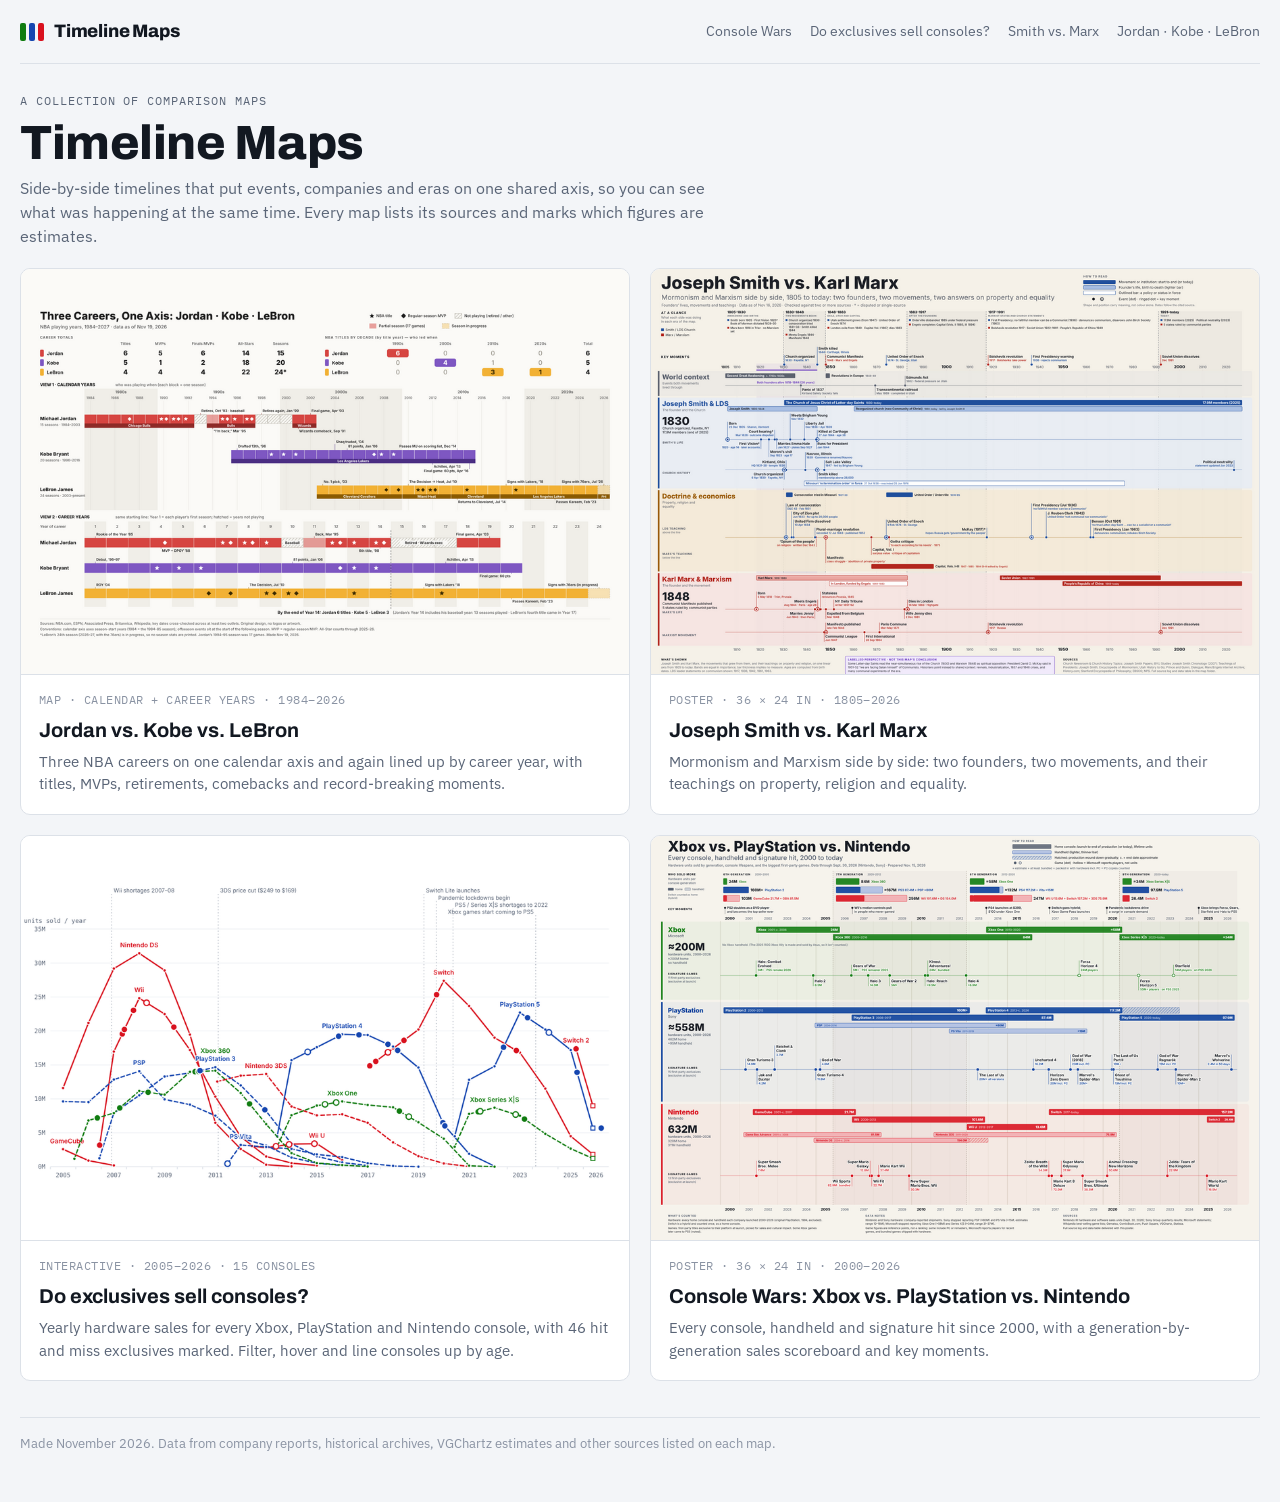
<file: index.html>
<!doctype html>
<html lang="en">
<head>
<meta charset="utf-8">
<meta name="viewport" content="width=device-width, initial-scale=1, viewport-fit=cover">
<title>Timeline Maps</title>
<meta name="description" content="Side-by-side timeline maps comparing events, companies and eras.">
<link rel="stylesheet" href="https://fonts.googleapis.com/css2?family=Archivo:wght@500;700;800&family=IBM+Plex+Sans:wght@400;500;600&family=IBM+Plex+Mono:wght@400;500&display=swap">
<link rel="stylesheet" href="assets/site.css">
<style>
.maps { display: grid; grid-template-columns: repeat(auto-fill, minmax(min(100%, 520px), 1fr)); gap: 20px }
.card { display: grid; text-decoration: none; overflow: hidden }
.card img { display: block; width: 100%; height: auto; aspect-ratio: 3 / 2; object-fit: cover; border-bottom: 1px solid var(--rule); background: var(--grid) }
.card .body { padding: 16px 18px 18px; display: grid; gap: 6px }
.card h2 { margin: 0 }
.card p { margin: 0; color: var(--muted) }
.card .meta { font-family: var(--mono); font-size: 12px; color: var(--faint); letter-spacing: .04em }
.card:hover h2 { text-decoration: underline; text-underline-offset: 3px }
</style>
</head>
<body>
<header class="topbar">
  <a class="brand" href="./"><i aria-hidden="true"><b style="background:var(--xbox)"></b><b style="background:var(--ps)"></b><b style="background:var(--nin)"></b></i>Timeline Maps</a>
  <nav aria-label="Maps"><a href="console-wars/">Console Wars</a><a href="do-exclusives-sell-consoles/">Do exclusives sell consoles?</a><a href="marxism-mormonism/">Smith vs. Marx</a><a href="nba-career-comparison/">Jordan · Kobe · LeBron</a></nav>
</header>
<main class="wrap">
  <header style="display:grid;gap:8px">
    <div class="eyebrow">A collection of comparison maps</div>
    <h1>Timeline Maps</h1>
    <p class="lede">Side-by-side timelines that put events, companies and eras on one shared axis, so you can see what was happening at the same time. Every map lists its sources and marks which figures are estimates.</p>
  </header>
  <section class="maps" aria-label="All maps">
    <a class="panel card" href="nba-career-comparison/">
      <img src="assets/thumb-nba-career-comparison.png" alt="Timeline of the NBA careers of Michael Jordan, Kobe Bryant and LeBron James on a calendar axis and by career year" width="900" height="600">
      <div class="body">
        <div class="meta">MAP · CALENDAR + CAREER YEARS · 1984–2026</div>
        <h2>Jordan vs. Kobe vs. LeBron</h2>
        <p>Three NBA careers on one calendar axis and again lined up by career year, with titles, MVPs, retirements, comebacks and record-breaking moments.</p>
      </div>
    </a>
    <a class="panel card" href="marxism-mormonism/">
      <img src="assets/thumb-marxism-mormonism.png" alt="Poster comparing Joseph Smith and the LDS Church with Karl Marx and Marxism from 1805 to today" width="900" height="600">
      <div class="body">
        <div class="meta">POSTER · 36 × 24 IN · 1805–2026</div>
        <h2>Joseph Smith vs. Karl Marx</h2>
        <p>Mormonism and Marxism side by side: two founders, two movements, and their teachings on property, religion and equality.</p>
      </div>
    </a>
    <a class="panel card" href="do-exclusives-sell-consoles/">
      <img src="assets/thumb-exclusives.png" alt="Line chart of yearly console sales from 2005 to 2026 with game releases marked" width="900" height="600">
      <div class="body">
        <div class="meta">INTERACTIVE · 2005–2026 · 15 CONSOLES</div>
        <h2>Do exclusives sell consoles?</h2>
        <p>Yearly hardware sales for every Xbox, PlayStation and Nintendo console, with 46 hit and miss exclusives marked. Filter, hover and line consoles up by age.</p>
      </div>
    </a>
    <a class="panel card" href="console-wars/">
      <img src="assets/thumb-console-wars.png" alt="Poster comparing Xbox, PlayStation and Nintendo consoles and games from 2000 to 2026" width="900" height="600">
      <div class="body">
        <div class="meta">POSTER · 36 × 24 IN · 2000–2026</div>
        <h2>Console Wars: Xbox vs. PlayStation vs. Nintendo</h2>
        <p>Every console, handheld and signature hit since 2000, with a generation-by-generation sales scoreboard and key moments.</p>
      </div>
    </a>
  </section>
</main>
<footer class="site">Made November 2026. Data from company reports, historical archives, VGChartz estimates and other sources listed on each map.</footer>
</body>
</html>
</file>
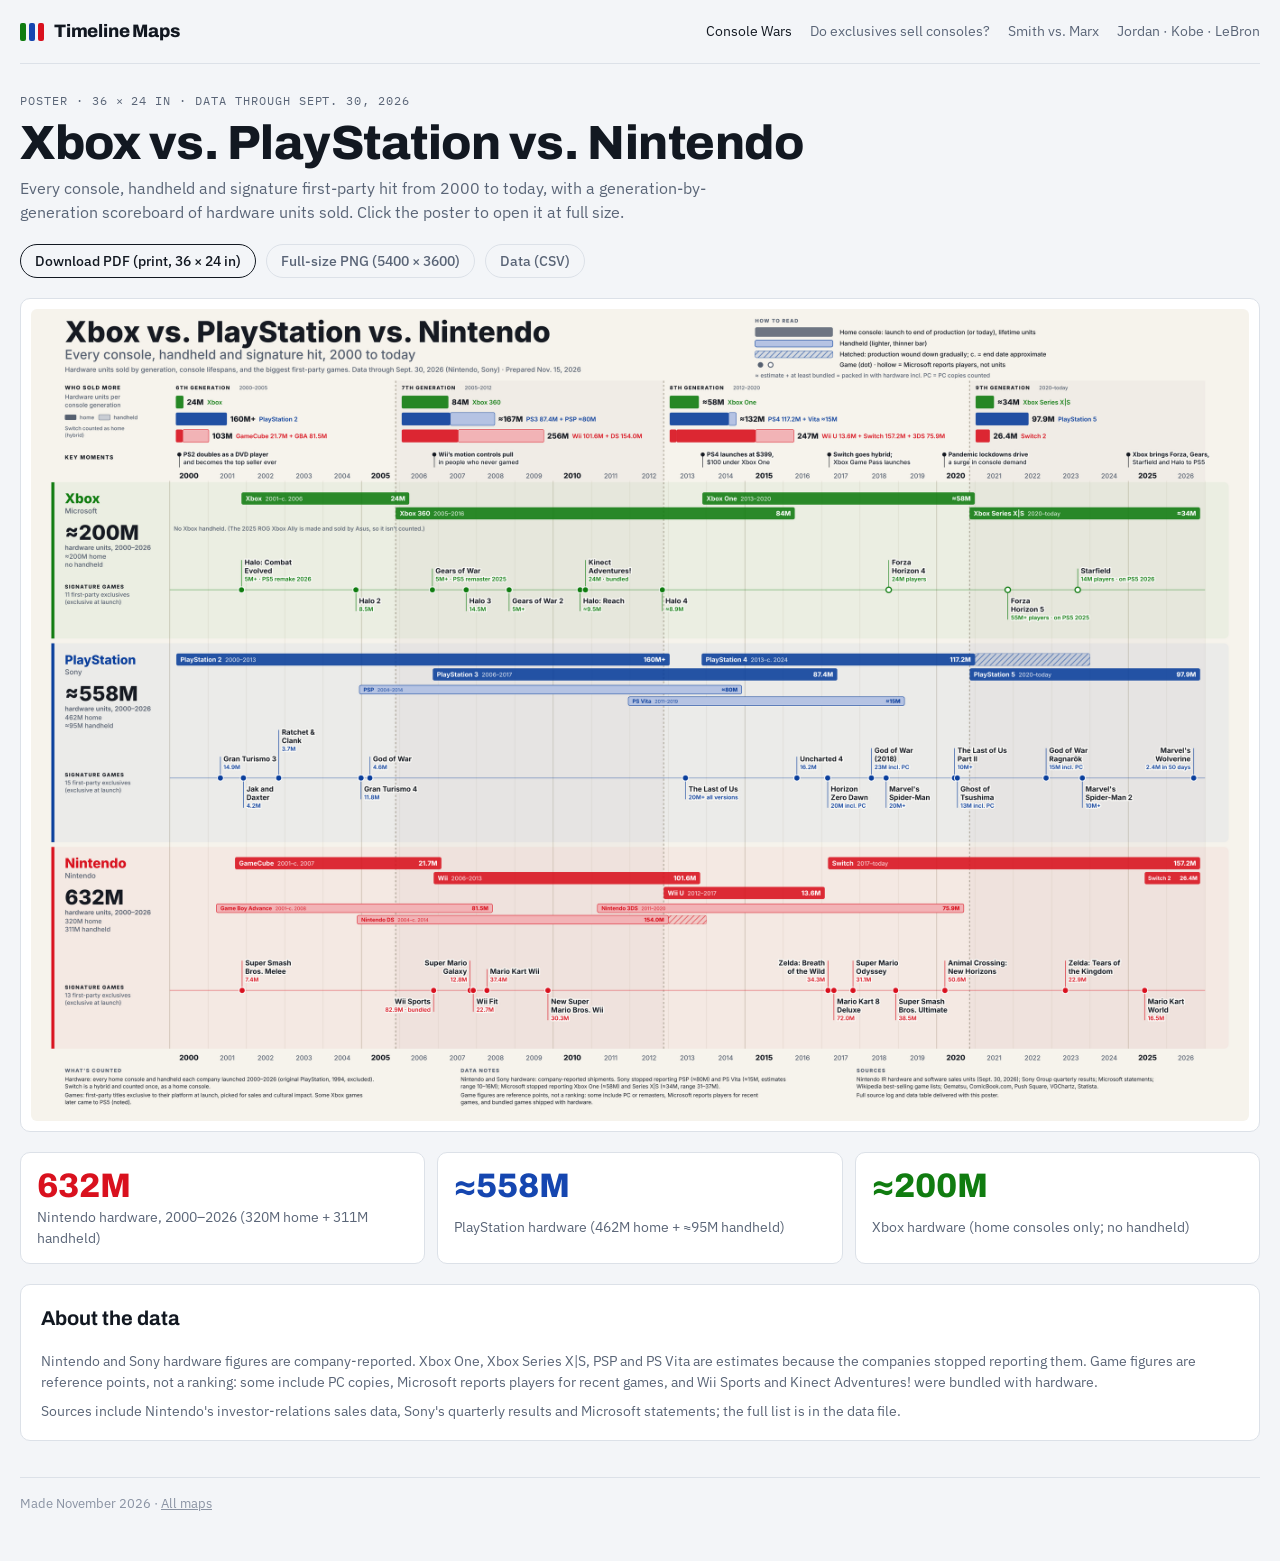
<file: console-wars/index.html>
<!doctype html>
<html lang="en">
<head>
<meta charset="utf-8">
<meta name="viewport" content="width=device-width, initial-scale=1, viewport-fit=cover">
<title>Console Wars Poster</title>
<meta name="description" content="Xbox vs. PlayStation vs. Nintendo: every console, handheld and signature hit from 2000 to 2026.">
<link rel="stylesheet" href="https://fonts.googleapis.com/css2?family=Archivo:wght@500;700;800&family=IBM+Plex+Sans:wght@400;500;600&family=IBM+Plex+Mono:wght@400;500&display=swap">
<link rel="stylesheet" href="../assets/site.css">
<style>
.poster { padding: 10px; overflow-x: auto }
.poster a { display: block; min-width: 900px }
.poster img { display: block; width: 100%; height: auto; border-radius: 6px }
.actions { display: flex; flex-wrap: wrap; gap: 10px }
.facts { display: grid; grid-template-columns: repeat(auto-fit, minmax(min(100%, 240px), 1fr)); gap: 12px }
.fact { padding: 14px 16px; display: grid; gap: 2px }
.fact .n { font-family: var(--display); font-weight: 800; font-size: 34px; line-height: 1.1; font-variant-numeric: tabular-nums }
.fact .l { color: var(--muted); font-size: 14px }
.notes { padding: 18px 20px; color: var(--muted); font-size: 14px; display: grid; gap: 8px }
.notes p { margin: 0 }
</style>
</head>
<body>
<header class="topbar">
  <a class="brand" href="../"><i aria-hidden="true"><b style="background:var(--xbox)"></b><b style="background:var(--ps)"></b><b style="background:var(--nin)"></b></i>Timeline Maps</a>
  <nav aria-label="Maps"><a href="./" aria-current="page">Console Wars</a><a href="../do-exclusives-sell-consoles/">Do exclusives sell consoles?</a><a href="../marxism-mormonism/">Smith vs. Marx</a><a href="../nba-career-comparison/">Jordan · Kobe · LeBron</a></nav>
</header>
<main class="wrap">
  <header style="display:grid;gap:8px">
    <div class="eyebrow">Poster · 36 × 24 in · data through Sept. 30, 2026</div>
    <h1>Xbox vs. PlayStation vs. Nintendo</h1>
    <p class="lede">Every console, handheld and signature first-party hit from 2000 to today, with a generation-by-generation scoreboard of hardware units sold. Click the poster to open it at full size.</p>
  </header>
  <div class="actions">
    <a class="btn" href="console-wars-2000-2026_v2.pdf">Download PDF (print, 36 × 24 in)</a>
    <a class="btn quiet" href="console-wars-2000-2026_v2.png">Full-size PNG (5400 × 3600)</a>
    <a class="btn quiet" href="console-wars-data_v2.csv">Data (CSV)</a>
  </div>
  <div class="panel poster"><a href="console-wars-2000-2026_v2.png"><img src="poster-web.png" alt="Console Wars poster: three bands for Xbox, PlayStation and Nintendo showing console lifespans, units sold, handhelds and signature games from 2000 to 2026, with a generation scoreboard at the top" width="2700" height="1800"></a></div>
  <section class="facts" aria-label="Lifetime hardware totals">
    <div class="panel fact"><span class="n" style="color:var(--nin)">632M</span><span class="l">Nintendo hardware, 2000–2026 (320M home + 311M handheld)</span></div>
    <div class="panel fact"><span class="n" style="color:var(--ps)">≈558M</span><span class="l">PlayStation hardware (462M home + ≈95M handheld)</span></div>
    <div class="panel fact"><span class="n" style="color:var(--xbox)">≈200M</span><span class="l">Xbox hardware (home consoles only; no handheld)</span></div>
  </section>
  <section class="panel notes">
    <h2 style="color:var(--ink)">About the data</h2>
    <p>Nintendo and Sony hardware figures are company-reported. Xbox One, Xbox Series X|S, PSP and PS Vita are estimates because the companies stopped reporting them. Game figures are reference points, not a ranking: some include PC copies, Microsoft reports players for recent games, and Wii Sports and Kinect Adventures! were bundled with hardware.</p>
    <p>Sources include Nintendo's investor-relations sales data, Sony's quarterly results and Microsoft statements; the full list is in the data file.</p>
  </section>
</main>
<footer class="site">Made November 2026 · <a href="../">All maps</a></footer>
</body>
</html>
</file>
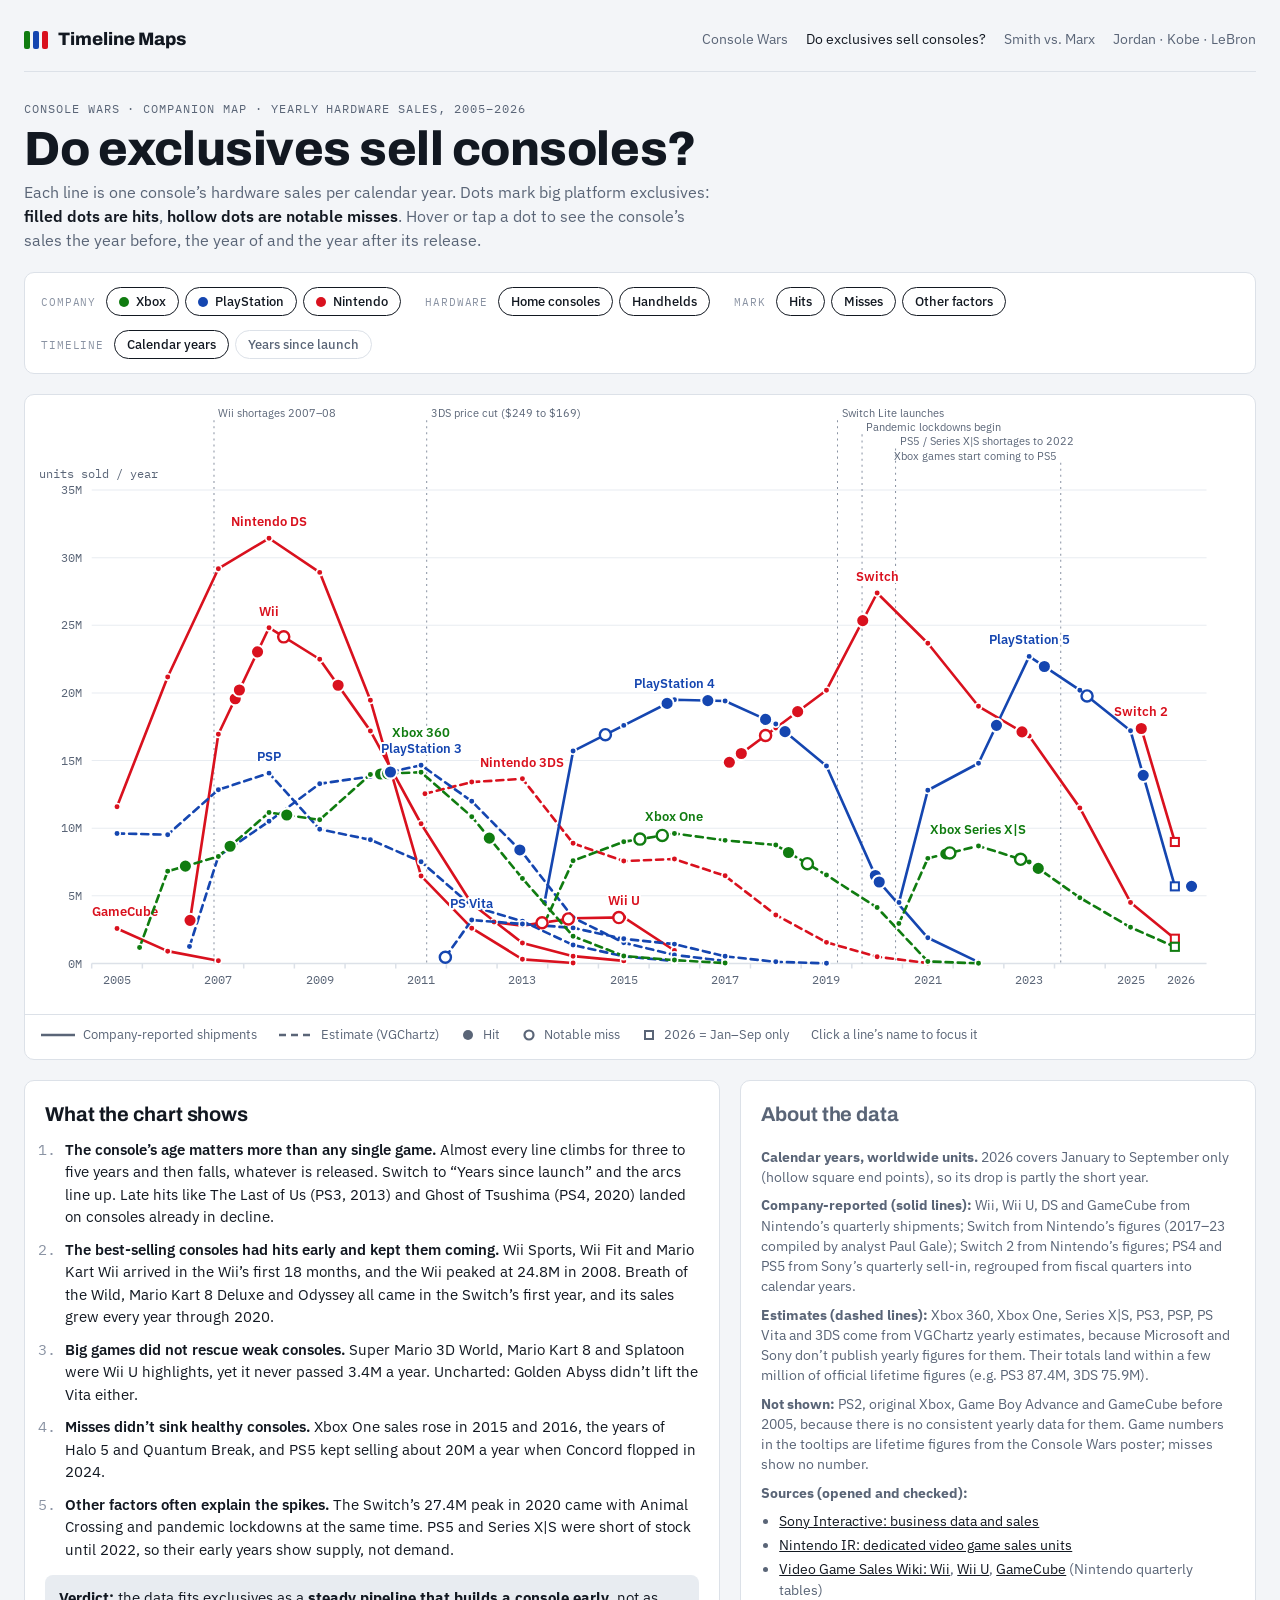
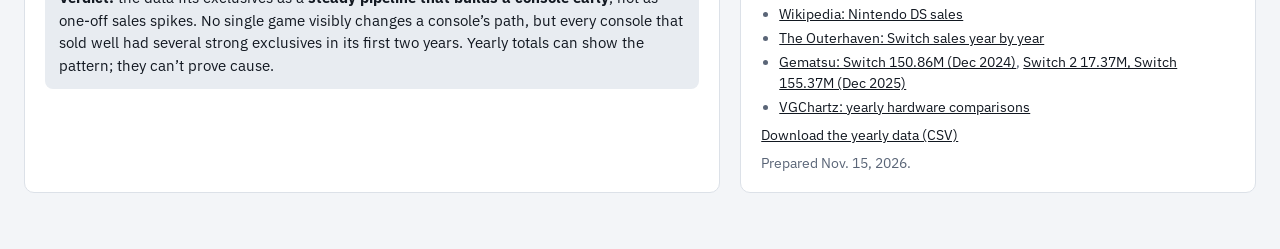
<file: do-exclusives-sell-consoles/index.html>
<!doctype html>
<html lang="en">
<head>
<meta charset="utf-8">
<meta name="viewport" content="width=device-width, initial-scale=1, viewport-fit=cover">
<title>Do Exclusives Sell Consoles?</title>
<meta name="description" content="Yearly hardware sales for every Xbox, PlayStation and Nintendo console, 2005–2026, with hit and miss exclusives marked.">
<link rel="preconnect" href="https://fonts.googleapis.com">
<link rel="stylesheet" href="https://fonts.googleapis.com/css2?family=Archivo:wght@500;700;800&family=IBM+Plex+Sans:wght@400;500;600&family=IBM+Plex+Mono:wght@400;500&display=swap">
<style>
/* Layout: one wide chart panel, controls above, findings + notes below in two columns */
:root {
  --bg: #F3F5F8; --panel: #FFFFFF; --ink: #121821; --muted: #5A6577; --faint: #8A93A3;
  --rule: #DCE1E8; --grid: #E8ECF1; --accent: #2B3A55;
  --xbox: #107C10; --ps: #1546B0; --nin: #D9111E;
  --xbox-soft: rgba(16,124,16,.12); --ps-soft: rgba(21,70,176,.12); --nin-soft: rgba(217,17,30,.12);
  --tip: #121821; --tip-ink: #F3F5F8;
  --display: "Archivo", "Helvetica Neue", Arial, sans-serif;
  --body: "IBM Plex Sans", "Helvetica Neue", Arial, sans-serif;
  --mono: "IBM Plex Mono", ui-monospace, Menlo, monospace;
}
@media (prefers-color-scheme: dark) { :root:not([data-theme="light"]) {
  --bg: #0E1219; --panel: #161C26; --ink: #E9EDF3; --muted: #A2ACBB; --faint: #6F7A8B;
  --rule: #2A3341; --grid: #212936; --accent: #C9D4E6;
  --xbox: #3FB83F; --ps: #6B98FF; --nin: #FF5A64;
  --xbox-soft: rgba(63,184,63,.16); --ps-soft: rgba(107,152,255,.16); --nin-soft: rgba(255,90,100,.16);
  --tip: #E9EDF3; --tip-ink: #121821; color-scheme: dark } }
:root[data-theme="dark"] {
  --bg: #0E1219; --panel: #161C26; --ink: #E9EDF3; --muted: #A2ACBB; --faint: #6F7A8B;
  --rule: #2A3341; --grid: #212936; --accent: #C9D4E6;
  --xbox: #3FB83F; --ps: #6B98FF; --nin: #FF5A64;
  --xbox-soft: rgba(63,184,63,.16); --ps-soft: rgba(107,152,255,.16); --nin-soft: rgba(255,90,100,.16);
  --tip: #E9EDF3; --tip-ink: #121821; color-scheme: dark }
* { box-sizing: border-box }
body { background: var(--bg); color: var(--ink); font-family: var(--body); font-size: 15px; line-height: 1.5;
  padding-left: max(16px, env(safe-area-inset-left, 0px)); padding-right: max(16px, env(safe-area-inset-right, 0px)); padding-block: 28px 48px }
.wrap { max-width: 1240px; margin: 0 auto; display: grid; gap: 20px }
header { display: grid; gap: 6px }
.eyebrow { font-family: var(--mono); font-size: 12px; letter-spacing: .08em; text-transform: uppercase; color: var(--muted) }
h1 { font-family: var(--display); font-weight: 800; font-size: clamp(30px, 5vw, 48px); line-height: 1.05; margin: 0; letter-spacing: -.01em; text-wrap: balance }
.lede { color: var(--muted); max-width: 70ch; margin: 0; font-size: 16px }
.lede b { color: var(--ink); font-weight: 600 }
.panel { background: var(--panel); border: 1px solid var(--rule); border-radius: 10px }
.controls { display: flex; flex-wrap: wrap; gap: 14px 24px; align-items: center; padding: 14px 16px }
.group { display: flex; flex-wrap: wrap; gap: 6px; align-items: center }
.group > span { font-family: var(--mono); font-size: 11px; letter-spacing: .08em; text-transform: uppercase; color: var(--faint); margin-right: 4px }
button.chip { font: 500 13px var(--body); color: var(--muted); background: transparent; border: 1px solid var(--rule); border-radius: 999px; padding: 5px 12px; cursor: pointer; display: inline-flex; align-items: center; gap: 7px }
button.chip[aria-pressed="true"] { color: var(--ink); border-color: var(--ink) }
button.chip:focus-visible { outline: 2px solid var(--accent); outline-offset: 2px }
button.chip .sw { width: 10px; height: 10px; border-radius: 50% }
button.chip[aria-pressed="false"] .sw { opacity: .3 }
.chartbox { padding: 8px 8px 4px; position: relative }
.scroll { overflow-x: auto }
svg#chart { display: block; width: 100%; min-width: 760px; height: auto; font-family: var(--body) }
.axis text { fill: var(--muted); font-size: 12px; font-family: var(--mono) }
.gridline { stroke: var(--grid); stroke-width: 1 }
.zero { stroke: var(--rule); stroke-width: 1.5 }
.series path { fill: none; stroke-width: 2.6; stroke-linejoin: round; stroke-linecap: round; transition: opacity .15s }
.series.est path { stroke-dasharray: 7 5 }
.series .pt { stroke: var(--panel); stroke-width: 1.5 }
.series .pt.partial { fill: var(--panel) !important; stroke-width: 2 }
.series text.lbl { font-size: 12.5px; font-weight: 600; paint-order: stroke; stroke: var(--panel); stroke-width: 4px; stroke-linejoin: round }
.dim { opacity: .12 }
.game { cursor: pointer }
.game .hit { stroke: var(--panel); stroke-width: 2 }
.game .miss { fill: var(--panel); stroke-width: 2.4 }
.game:focus-visible { outline: none }
.game:focus-visible .hit, .game:focus-visible .miss { stroke: var(--ink); stroke-width: 3 }
.ctx line { stroke: var(--faint); stroke-width: 1; stroke-dasharray: 2 4 }
.ctx text { fill: var(--muted); font-size: 11px; font-family: var(--body) }
.tip { position: absolute; pointer-events: none; background: var(--panel); color: var(--ink); border: 1px solid var(--rule); border-radius: 8px; padding: 10px 12px; font-size: 13px; line-height: 1.4; max-width: 280px; box-shadow: 0 6px 20px rgba(0,0,0,.18); z-index: 5 }
.tip .t { font-weight: 600; font-size: 14px }
.tip .m { font-family: var(--mono); font-size: 11.5px; opacity: .75 }
.tip .bars { display: grid; grid-template-columns: repeat(3, 1fr); gap: 6px; margin-top: 8px; align-items: end }
.tip .bar { display: grid; gap: 2px; justify-items: center; font-family: var(--mono); font-size: 11px }
.tip .bar i { display: block; width: 100%; border-radius: 3px 3px 0 0; background: currentColor; opacity: .55 }
.tip .bar.on i { opacity: 1 }
.legend { display: flex; flex-wrap: wrap; gap: 8px 22px; padding: 10px 16px 14px; border-top: 1px solid var(--rule); font-size: 13px; color: var(--muted) }
.legend span { display: inline-flex; align-items: center; gap: 8px }
.cols { display: grid; grid-template-columns: 1.35fr 1fr; gap: 20px }
@media (max-width: 860px) { .cols { grid-template-columns: 1fr } }
.cols > * { min-width: 0 }
section.panel { padding: 18px 20px }
h2 { font-family: var(--display); font-weight: 700; font-size: 20px; margin: 0 0 10px; letter-spacing: -.005em }
ol.find { margin: 0; padding-left: 20px; display: grid; gap: 10px }
ol.find li::marker { font-family: var(--mono); color: var(--faint) }
ol.find b { font-weight: 600 }
.verdict { margin-top: 14px; padding: 12px 14px; border-radius: 8px; background: var(--grid); font-size: 15px }
.notes { font-size: 13.5px; color: var(--muted); display: grid; gap: 8px }
.notes p { margin: 0 }
.notes a { color: var(--ink) }
.notes ul { margin: 0; padding-left: 18px; display: grid; gap: 4px }
.num { font-variant-numeric: tabular-nums }
@media (prefers-reduced-motion: reduce) { * { transition: none !important } }
</style>
<style>
.topbar { max-width: 1240px; margin: 0 auto 28px; display: flex; align-items: center; justify-content: space-between; gap: 16px; padding-block: 18px; border-bottom: 1px solid var(--rule) }
.brand { font-family: var(--display); font-weight: 800; font-size: 18px; text-decoration: none; color: var(--ink); display: inline-flex; align-items: center; gap: 10px }
.brand i { display: inline-flex; gap: 3px } .brand i b { width: 6px; height: 18px; border-radius: 2px; display: block }
.topbar nav { display: flex; gap: 18px; font-size: 14px; flex-wrap: wrap } .topbar nav a { text-decoration: none; color: var(--muted) }
.topbar nav a[aria-current="page"], .topbar nav a:hover { color: var(--ink) }
body { padding-top: 0 !important }
.dl { margin-top: 4px } .dl a { color: var(--ink) }
</style>
</head>
<body>
<header class="topbar">
  <a class="brand" href="../"><i aria-hidden="true"><b style="background:var(--xbox)"></b><b style="background:var(--ps)"></b><b style="background:var(--nin)"></b></i>Timeline Maps</a>
  <nav aria-label="Maps"><a href="../console-wars/">Console Wars</a><a href="./" aria-current="page">Do exclusives sell consoles?</a><a href="../marxism-mormonism/">Smith vs. Marx</a><a href="../nba-career-comparison/">Jordan · Kobe · LeBron</a></nav>
</header>
<div class="wrap">
  <header>
    <div class="eyebrow">Console Wars · companion map · yearly hardware sales, 2005–2026</div>
    <h1>Do exclusives sell consoles?</h1>
    <p class="lede">Each line is one console’s hardware sales per calendar year. Dots mark big platform exclusives: <b>filled dots are hits</b>, <b>hollow dots are notable misses</b>. Hover or tap a dot to see the console’s sales the year before, the year of and the year after its release.</p>
  </header>

  <div class="panel controls" role="group" aria-label="Chart filters">
    <div class="group"><span>Company</span>
      <button class="chip" id="f-xbox" data-co="Xbox" aria-pressed="true"><i class="sw" style="background:var(--xbox)"></i>Xbox</button>
      <button class="chip" id="f-ps" data-co="PlayStation" aria-pressed="true"><i class="sw" style="background:var(--ps)"></i>PlayStation</button>
      <button class="chip" id="f-nin" data-co="Nintendo" aria-pressed="true"><i class="sw" style="background:var(--nin)"></i>Nintendo</button>
    </div>
    <div class="group"><span>Hardware</span>
      <button class="chip" id="f-home" data-type="home" aria-pressed="true">Home consoles</button>
      <button class="chip" id="f-hand" data-type="hand" aria-pressed="true">Handhelds</button>
    </div>
    <div class="group"><span>Mark</span>
      <button class="chip" id="f-hit" data-kind="hit" aria-pressed="true">Hits</button>
      <button class="chip" id="f-miss" data-kind="miss" aria-pressed="true">Misses</button>
      <button class="chip" id="f-ctx" aria-pressed="true">Other factors</button>
    </div>
    <div class="group"><span>Timeline</span>
      <button class="chip" id="v-cal" data-view="cal" aria-pressed="true">Calendar years</button>
      <button class="chip" id="v-age" data-view="age" aria-pressed="false">Years since launch</button>
    </div>
  </div>

  <div class="panel">
    <div class="chartbox">
      <div class="scroll"><svg id="chart" viewBox="0 0 1200 600" role="img" aria-label="Yearly hardware sales by console with exclusive game releases marked"></svg></div>
      <div class="tip" id="tip" hidden></div>
    </div>
    <div class="legend">
      <span><svg width="34" height="10"><line x1="0" y1="5" x2="34" y2="5" stroke="currentColor" stroke-width="2.6"/></svg>Company-reported shipments</span>
      <span><svg width="34" height="10"><line x1="0" y1="5" x2="34" y2="5" stroke="currentColor" stroke-width="2.6" stroke-dasharray="7 5"/></svg>Estimate (VGChartz)</span>
      <span><svg width="14" height="14"><circle cx="7" cy="7" r="5" fill="currentColor"/></svg>Hit</span>
      <span><svg width="14" height="14"><circle cx="7" cy="7" r="4.5" fill="none" stroke="currentColor" stroke-width="2.2"/></svg>Notable miss</span>
      <span><svg width="14" height="14"><rect x="3" y="3" width="8" height="8" fill="none" stroke="currentColor" stroke-width="2"/></svg>2026 = Jan–Sep only</span>
      <span>Click a line’s name to focus it</span>
    </div>
  </div>

  <div class="cols">
    <section class="panel">
      <h2>What the chart shows</h2>
      <ol class="find">
        <li><b>The console’s age matters more than any single game.</b> Almost every line climbs for three to five years and then falls, whatever is released. Switch to “Years since launch” and the arcs line up. Late hits like The Last of Us (PS3, 2013) and Ghost of Tsushima (PS4, 2020) landed on consoles already in decline.</li>
        <li><b>The best-selling consoles had hits early and kept them coming.</b> Wii Sports, Wii Fit and Mario Kart Wii arrived in the Wii’s first 18 months, and the Wii peaked at 24.8M in 2008. Breath of the Wild, Mario Kart 8 Deluxe and Odyssey all came in the Switch’s first year, and its sales grew every year through 2020.</li>
        <li><b>Big games did not rescue weak consoles.</b> Super Mario 3D World, Mario Kart 8 and Splatoon were Wii U highlights, yet it never passed 3.4M a year. Uncharted: Golden Abyss didn’t lift the Vita either.</li>
        <li><b>Misses didn’t sink healthy consoles.</b> Xbox One sales rose in 2015 and 2016, the years of Halo 5 and Quantum Break, and PS5 kept selling about 20M a year when Concord flopped in 2024.</li>
        <li><b>Other factors often explain the spikes.</b> The Switch’s 27.4M peak in 2020 came with Animal Crossing and pandemic lockdowns at the same time. PS5 and Series X|S were short of stock until 2022, so their early years show supply, not demand.</li>
      </ol>
      <p class="verdict"><b>Verdict:</b> the data fits exclusives as a <b>steady pipeline that builds a console early</b>, not as one-off sales spikes. No single game visibly changes a console’s path, but every console that sold well had several strong exclusives in its first two years. Yearly totals can show the pattern; they can’t prove cause.</p>
    </section>
    <section class="panel notes">
      <h2>About the data</h2>
      <p><b>Calendar years, worldwide units.</b> 2026 covers January to September only (hollow square end points), so its drop is partly the short year.</p>
      <p><b>Company-reported (solid lines):</b> Wii, Wii U, DS and GameCube from Nintendo’s quarterly shipments; Switch from Nintendo’s figures (2017–23 compiled by analyst Paul Gale); Switch 2 from Nintendo’s figures; PS4 and PS5 from Sony’s quarterly sell-in, regrouped from fiscal quarters into calendar years.</p>
      <p><b>Estimates (dashed lines):</b> Xbox 360, Xbox One, Series X|S, PS3, PSP, PS Vita and 3DS come from VGChartz yearly estimates, because Microsoft and Sony don’t publish yearly figures for them. Their totals land within a few million of official lifetime figures (e.g. PS3 87.4M, 3DS 75.9M).</p>
      <p><b>Not shown:</b> PS2, original Xbox, Game Boy Advance and GameCube before 2005, because there is no consistent yearly data for them. Game numbers in the tooltips are lifetime figures from the Console Wars poster; misses show no number.</p>
      <p><b>Sources (opened and checked):</b></p>
      <ul>
        <li><a href="https://sonyinteractive.com/en/corporate/data.html" target="_blank" rel="noopener">Sony Interactive: business data and sales</a></li>
        <li><a href="https://www.nintendo.co.jp/ir/en/finance/hard_soft/index.html" target="_blank" rel="noopener">Nintendo IR: dedicated video game sales units</a></li>
        <li><a href="https://vgsales.fandom.com/wiki/Wii" target="_blank" rel="noopener">Video Game Sales Wiki: Wii</a>, <a href="https://vgsales.fandom.com/wiki/Wii_U" target="_blank" rel="noopener">Wii U</a>, <a href="https://vgsales.fandom.com/wiki/Nintendo_GameCube" target="_blank" rel="noopener">GameCube</a> (Nintendo quarterly tables)</li>
        <li><a href="https://en.wikipedia.org/wiki/Nintendo_DS_sales" target="_blank" rel="noopener">Wikipedia: Nintendo DS sales</a></li>
        <li><a href="https://www.theouterhaven.net/nintendo-switch-sales-year-by-year-revealed" target="_blank" rel="noopener">The Outerhaven: Switch sales year by year</a></li>
        <li><a href="https://gematsu.com/2025/02/switch-worldwide-sales-top-150-86-million-super-mario-party-jamboree-tops-6-17-million" target="_blank" rel="noopener">Gematsu: Switch 150.86M (Dec 2024)</a>, <a href="https://www.gematsu.com/2026/02/switch-2-worldwide-sales-top-17-37-million-switch-tops-155-37-million" target="_blank" rel="noopener">Switch 2 17.37M, Switch 155.37M (Dec 2025)</a></li>
        <li><a href="https://www.vgchartz.com/tools/hw_date.php?reg=Global&amp;ending=Yearly" target="_blank" rel="noopener">VGChartz: yearly hardware comparisons</a></li>
      </ul>
      <p class="dl"><a href="yearly-hardware-data_v1.csv">Download the yearly data (CSV)</a></p>
      <p>Prepared Nov. 15, 2026.</p>
    </section>
  </div>
</div>

<script>
const DATA = {"series": [{"id": "wii", "name": "Wii", "co": "Nintendo", "type": "home", "launch": "2006-11-19", "data": {"2006": 3.19, "2007": 16.95, "2008": 24.82, "2009": 22.49, "2010": 17.19, "2011": 10.33, "2012": 4.41, "2013": 1.52, "2014": 0.54, "2015": 0.19}, "src": "Nintendo quarterly shipments via Video Game Sales Wiki", "official": true}, {"id": "wiiu", "name": "Wii U", "co": "Nintendo", "type": "home", "launch": "2012-11-18", "data": {"2012": 3.06, "2013": 2.8, "2014": 3.34, "2015": 3.4, "2016": 0.96}, "src": "Nintendo quarterly shipments via Video Game Sales Wiki", "official": true}, {"id": "gc", "name": "GameCube", "co": "Nintendo", "type": "home", "launch": "2001-09-14", "data": {"2005": 2.58, "2006": 0.91, "2007": 0.2}, "src": "Nintendo quarterly shipments via Video Game Sales Wiki", "official": true}, {"id": "ds", "name": "Nintendo DS", "co": "Nintendo", "type": "hand", "launch": "2004-11-21", "data": {"2005": 11.59, "2006": 21.18, "2007": 29.18, "2008": 31.43, "2009": 28.91, "2010": 19.46, "2011": 6.47, "2012": 2.61, "2013": 0.31, "2014": 0.04}, "src": "Nintendo shipments via Wikipedia (Nintendo DS sales)", "official": true}, {"id": "switch", "name": "Switch", "co": "Nintendo", "type": "home", "launch": "2017-03-03", "data": {"2017": 14.87, "2018": 17.41, "2019": 20.2, "2020": 27.39, "2021": 23.67, "2022": 19.01, "2023": 16.81, "2024": 11.5, "2025": 4.51, "2026": 1.83}, "src": "Nintendo shipments: 2017–23 compiled by Paul Gale from Nintendo reports; 2024–26 from Nintendo cumulative figures (Gematsu, Nintendo IR)", "official": true}, {"id": "switch2", "name": "Switch 2", "co": "Nintendo", "type": "home", "launch": "2025-06-05", "data": {"2025": 17.37, "2026": 8.98}, "src": "Nintendo shipments (Gematsu, Nintendo IR)", "official": true}, {"id": "3ds", "name": "Nintendo 3DS", "co": "Nintendo", "type": "hand", "launch": "2011-02-26", "data": {"2011": 12.55, "2012": 13.41, "2013": 13.65, "2014": 8.88, "2015": 7.57, "2016": 7.72, "2017": 6.48, "2018": 3.59, "2019": 1.56, "2020": 0.49, "2021": 0.03}, "src": "VGChartz yearly estimate", "official": false}, {"id": "ps4", "name": "PlayStation 4", "co": "PlayStation", "type": "home", "launch": "2013-11-15", "data": {"2013": 4.5, "2014": 15.7, "2015": 17.6, "2016": 19.5, "2017": 19.4, "2018": 17.7, "2019": 14.6, "2020": 6.2, "2021": 1.9, "2022": 0.1}, "src": "Sony Interactive quarterly sell-in, regrouped into calendar years", "official": true}, {"id": "ps5", "name": "PlayStation 5", "co": "PlayStation", "type": "home", "launch": "2020-11-12", "data": {"2020": 4.5, "2021": 12.8, "2022": 14.8, "2023": 22.7, "2024": 20.2, "2025": 17.2, "2026": 5.7}, "src": "Sony Interactive quarterly sell-in, regrouped into calendar years", "official": true}, {"id": "ps3", "name": "PlayStation 3", "co": "PlayStation", "type": "home", "launch": "2006-11-11", "data": {"2006": 1.25, "2007": 7.92, "2008": 10.51, "2009": 13.29, "2010": 13.82, "2011": 14.66, "2012": 11.99, "2013": 8.2, "2014": 3.39, "2015": 1.53, "2016": 0.63, "2017": 0.19}, "src": "VGChartz yearly estimate", "official": false}, {"id": "psp", "name": "PSP", "co": "PlayStation", "type": "hand", "launch": "2004-12-12", "data": {"2005": 9.61, "2006": 9.52, "2007": 12.84, "2008": 14.07, "2009": 9.92, "2010": 9.15, "2011": 7.52, "2012": 4.24, "2013": 3.12, "2014": 1.36, "2015": 0.52, "2016": 0.18}, "src": "VGChartz yearly estimate", "official": false}, {"id": "vita", "name": "PS Vita", "co": "PlayStation", "type": "hand", "launch": "2011-12-17", "data": {"2011": 0.46, "2012": 3.21, "2013": 2.92, "2014": 2.63, "2015": 1.82, "2016": 1.43, "2017": 0.53, "2018": 0.12, "2019": 0.01}, "src": "VGChartz yearly estimate", "official": false}, {"id": "x360", "name": "Xbox 360", "co": "Xbox", "type": "home", "launch": "2005-11-22", "data": {"2005": 1.18, "2006": 6.81, "2007": 7.91, "2008": 11.16, "2009": 10.62, "2010": 13.97, "2011": 14.14, "2012": 10.85, "2013": 6.28, "2014": 2.01, "2015": 0.55, "2016": 0.25, "2017": 0.03}, "src": "VGChartz yearly estimate", "official": false}, {"id": "xone", "name": "Xbox One", "co": "Xbox", "type": "home", "launch": "2013-11-22", "data": {"2013": 3.07, "2014": 7.59, "2015": 9.0, "2016": 9.61, "2017": 9.1, "2018": 8.76, "2019": 6.54, "2020": 4.13, "2021": 0.15, "2022": 0.01}, "src": "VGChartz yearly estimate", "official": false}, {"id": "xs", "name": "Xbox Series X|S", "co": "Xbox", "type": "home", "launch": "2020-11-10", "data": {"2020": 2.95, "2021": 7.77, "2022": 8.69, "2023": 7.5, "2024": 4.86, "2025": 2.67, "2026": 1.23}, "src": "VGChartz yearly estimate", "official": false}], "games": [{"title": "Gears of War", "date": "2006-11-07", "console": "x360", "kind": "hit", "fig": "5M+", "note": ""}, {"title": "Halo 3", "date": "2007-09-25", "console": "x360", "kind": "hit", "fig": "14.5M", "note": ""}, {"title": "Gears of War 2", "date": "2008-11-07", "console": "x360", "kind": "hit", "fig": "5M+", "note": ""}, {"title": "Halo: Reach", "date": "2010-09-14", "console": "x360", "kind": "hit", "fig": "≈9.5M", "note": ""}, {"title": "Kinect Adventures!", "date": "2010-11-04", "console": "x360", "kind": "hit", "fig": "24M", "note": "Bundled with the Kinect sensor"}, {"title": "Halo 4", "date": "2012-11-06", "console": "x360", "kind": "hit", "fig": "≈8.9M", "note": ""}, {"title": "Halo 5: Guardians", "date": "2015-10-27", "console": "xone", "kind": "miss", "fig": "", "note": "Flagship Halo release; Xbox One stayed well behind PS4"}, {"title": "Quantum Break", "date": "2016-04-05", "console": "xone", "kind": "miss", "fig": "", "note": "New exclusive series; no sequel followed"}, {"title": "Forza Horizon 4", "date": "2018-10-02", "console": "xone", "kind": "hit", "fig": "24M players", "note": "Also on PC and Game Pass"}, {"title": "Crackdown 3", "date": "2019-02-15", "console": "xone", "kind": "miss", "fig": "", "note": "Delayed repeatedly; poorly reviewed"}, {"title": "Forza Horizon 5", "date": "2021-11-09", "console": "xs", "kind": "hit", "fig": "55M+ players", "note": "On PS5 since 2025"}, {"title": "Halo Infinite", "date": "2021-12-08", "console": "xs", "kind": "miss", "fig": "", "note": "Campaign delayed a year; multiplayer free-to-play"}, {"title": "Redfall", "date": "2023-05-02", "console": "xs", "kind": "miss", "fig": "", "note": "Poorly reviewed; studio closed in 2024"}, {"title": "Starfield", "date": "2023-09-06", "console": "xs", "kind": "hit", "fig": "14M players", "note": "On PS5 since 2026"}, {"title": "Gran Turismo 5", "date": "2010-11-24", "console": "ps3", "kind": "hit", "fig": "11.95M", "note": ""}, {"title": "The Last of Us", "date": "2013-06-14", "console": "ps3", "kind": "hit", "fig": "20M+ all versions", "note": ""}, {"title": "The Order: 1886", "date": "2015-02-20", "console": "ps4", "kind": "miss", "fig": "", "note": "Mixed reviews; no sequel"}, {"title": "Uncharted 4", "date": "2016-05-10", "console": "ps4", "kind": "hit", "fig": "16.2M", "note": ""}, {"title": "Horizon Zero Dawn", "date": "2017-02-28", "console": "ps4", "kind": "hit", "fig": "20M incl. PC", "note": ""}, {"title": "God of War", "date": "2018-04-20", "console": "ps4", "kind": "hit", "fig": "23M incl. PC", "note": ""}, {"title": "Marvel's Spider-Man", "date": "2018-09-07", "console": "ps4", "kind": "hit", "fig": "20M+", "note": ""}, {"title": "The Last of Us Part II", "date": "2020-06-19", "console": "ps4", "kind": "hit", "fig": "10M+", "note": ""}, {"title": "Ghost of Tsushima", "date": "2020-07-17", "console": "ps4", "kind": "hit", "fig": "13M incl. PC", "note": ""}, {"title": "God of War Ragnarök", "date": "2022-11-09", "console": "ps5", "kind": "hit", "fig": "15M incl. PC", "note": "Also on PS4"}, {"title": "Marvel's Spider-Man 2", "date": "2023-10-20", "console": "ps5", "kind": "hit", "fig": "10M+", "note": ""}, {"title": "Concord", "date": "2024-08-23", "console": "ps5", "kind": "miss", "fig": "", "note": "Taken offline two weeks after launch; buyers refunded"}, {"title": "Ghost of Yōtei", "date": "2025-10-02", "console": "ps5", "kind": "hit", "fig": "3.3M first month", "note": ""}, {"title": "Marvel's Wolverine", "date": "2026-09-15", "console": "ps5", "kind": "hit", "fig": "2.4M in 50 days", "note": ""}, {"title": "Uncharted: Golden Abyss", "date": "2011-12-17", "console": "vita", "kind": "miss", "fig": "", "note": "Vita launch title; Vita never took off"}, {"title": "Wii Sports", "date": "2006-11-19", "console": "wii", "kind": "hit", "fig": "82.9M", "note": "Bundled with the Wii"}, {"title": "Super Mario Galaxy", "date": "2007-11-01", "console": "wii", "kind": "hit", "fig": "12.8M", "note": ""}, {"title": "Wii Fit", "date": "2007-12-01", "console": "wii", "kind": "hit", "fig": "22.7M", "note": ""}, {"title": "Mario Kart Wii", "date": "2008-04-10", "console": "wii", "kind": "hit", "fig": "37.4M", "note": ""}, {"title": "Wii Music", "date": "2008-10-16", "console": "wii", "kind": "miss", "fig": "", "note": "Poorly received follow-up to Wii Sports"}, {"title": "New Super Mario Bros. Wii", "date": "2009-11-12", "console": "wii", "kind": "hit", "fig": "30.3M", "note": ""}, {"title": "Super Mario 3D World", "date": "2013-11-21", "console": "wiiu", "kind": "miss", "fig": "", "note": "Acclaimed, but Wii U sales stayed low"}, {"title": "Mario Kart 8", "date": "2014-05-29", "console": "wiiu", "kind": "miss", "fig": "", "note": "Wii U's best seller, but the console stayed low"}, {"title": "Splatoon", "date": "2015-05-28", "console": "wiiu", "kind": "miss", "fig": "", "note": "New hit series, but no lift for Wii U"}, {"title": "Zelda: Breath of the Wild", "date": "2017-03-03", "console": "switch", "kind": "hit", "fig": "34.3M", "note": "Switch launch title"}, {"title": "Mario Kart 8 Deluxe", "date": "2017-04-28", "console": "switch", "kind": "hit", "fig": "72.0M", "note": ""}, {"title": "Super Mario Odyssey", "date": "2017-10-27", "console": "switch", "kind": "hit", "fig": "31.1M", "note": ""}, {"title": "Nintendo Labo", "date": "2018-04-20", "console": "switch", "kind": "miss", "fig": "", "note": "Cardboard kits; sold far below Nintendo's hopes"}, {"title": "Super Smash Bros. Ultimate", "date": "2018-12-07", "console": "switch", "kind": "hit", "fig": "38.5M", "note": ""}, {"title": "Animal Crossing: New Horizons", "date": "2020-03-20", "console": "switch", "kind": "hit", "fig": "50.6M", "note": "Released as pandemic lockdowns began"}, {"title": "Zelda: Tears of the Kingdom", "date": "2023-05-12", "console": "switch", "kind": "hit", "fig": "22.9M", "note": ""}, {"title": "Mario Kart World", "date": "2025-06-05", "console": "switch2", "kind": "hit", "fig": "16.5M", "note": "Switch 2 launch title"}], "context": [{"date": "2007-06-01", "label": "Wii shortages 2007–08", "console": "wii"}, {"date": "2011-08-12", "label": "3DS price cut ($249 to $169)", "console": "3ds"}, {"date": "2019-09-20", "label": "Switch Lite launches", "console": "switch"}, {"date": "2020-03-15", "label": "Pandemic lockdowns begin", "console": null}, {"date": "2020-11-12", "label": "PS5 / Series X|S shortages to 2022", "console": null}, {"date": "2024-02-15", "label": "Xbox games start coming to PS5", "console": null}]};
const COLOR = { Xbox: 'var(--xbox)', PlayStation: 'var(--ps)', Nintendo: 'var(--nin)' };
const state = { co: new Set(['Xbox', 'PlayStation', 'Nintendo']), type: new Set(['home', 'hand']), kind: new Set(['hit', 'miss']), ctx: true, view: 'cal', focus: null };
try { const v = localStorage.getItem('dxsc-view'); if (v === 'age' || v === 'cal') state.view = v; } catch (e) {}

const svg = document.getElementById('chart');
const tip = document.getElementById('tip');
const NS = 'http://www.w3.org/2000/svg';
const W = 1200, H = 600, M = { l: 58, r: 40, t: 86, b: 46 };
const dec = s => { const d = new Date(s + 'T00:00:00Z'); const y = d.getUTCFullYear(); return y + (d - Date.UTC(y, 0, 1)) / (Date.UTC(y + 1, 0, 1) - Date.UTC(y, 0, 1)); };
const SER = Object.fromEntries(DATA.series.map(s => [s.id, s]));
DATA.series.forEach(s => { s.L = dec(s.launch); s.pts = Object.entries(s.data).map(([y, v]) => ({ y: +y, v, partial: +y === 2026, m: (+y === Math.floor(s.L) ? (s.L + +y + 1) / 2 : +y === 2026 ? 2026.375 : +y + 0.5) })).sort((a, b) => a.y - b.y); });
const el = (tag, attrs = {}, parent) => { const n = document.createElementNS(NS, tag); for (const k in attrs) n.setAttribute(k, attrs[k]); if (parent) parent.appendChild(n); return n; };
const fmt = v => (v == null ? '—' : v < 1 ? v.toFixed(2) + 'M' : v.toFixed(1) + 'M');

function xOf(s, yearMid) { return state.view === 'cal' ? yearMid : yearMid - s.L; }
function visible(s) { return state.co.has(s.co) && state.type.has(s.type); }
function interp(s, x) {
  const P = s.pts.map(p => [xOf(s, p.m), p.v]);
  if (x <= P[0][0]) return P[0][1];
  for (let i = 1; i < P.length; i++) if (x <= P[i][0]) { const [x0, y0] = P[i - 1], [x1, y1] = P[i]; return y0 + (y1 - y0) * (x - x0) / (x1 - x0); }
  return P[P.length - 1][1];
}

function draw() {
  svg.textContent = '';
  tip.hidden = true;
  const vis = DATA.series.filter(visible);
  const xr = state.view === 'cal' ? [2005, 2027] : [-0.5, 15];
  const ymax = Math.max(10, ...vis.flatMap(s => s.pts.map(p => p.v)));
  const ytop = Math.ceil(ymax / 5) * 5;
  const X = x => M.l + (x - xr[0]) / (xr[1] - xr[0]) * (W - M.l - M.r);
  const Y = v => H - M.b - v / ytop * (H - M.t - M.b);
  const ax = el('g', { class: 'axis' }, svg);
  for (let v = 0; v <= ytop; v += 5) {
    el('line', { x1: M.l, x2: W - M.r, y1: Y(v), y2: Y(v), class: v === 0 ? 'zero' : 'gridline' }, ax);
    const t = el('text', { x: M.l - 10, y: Y(v) + 4, 'text-anchor': 'end' }, ax); t.textContent = v + 'M';
  }
  const t0 = el('text', { x: 6, y: Y(ytop) - 12, 'text-anchor': 'start' }, ax); t0.textContent = 'units sold / year';
  if (state.view === 'cal') {
    for (let y = 2005; y <= 2026; y++) {
      el('line', { x1: X(y), x2: X(y), y1: Y(0), y2: Y(0) + 5, class: 'zero' }, ax);
      if (y % 2 === 1 || y === 2026) { const t = el('text', { x: X(y + 0.5), y: H - M.b + 20, 'text-anchor': 'middle' }, ax); t.textContent = y; }
    }
  } else {
    for (let a = 0; a <= 14; a++) { el('line', { x1: X(a), x2: X(a), y1: Y(0), y2: Y(0) + 5, class: 'zero' }, ax);
      if (a % 2 === 0) { const t = el('text', { x: X(a), y: H - M.b + 20, 'text-anchor': 'middle' }, ax); t.textContent = a === 0 ? 'launch' : 'year ' + a; } }
  }

  // context
  if (state.ctx && state.view === 'cal') {
    const cg = el('g', { class: 'ctx' }, svg);
    const rows = [];
    DATA.context.forEach(c => {
      if (c.console && !visible(SER[c.console])) return;
      const x = X(dec(c.date)), w = c.label.length * 5.9 + 10;
      const right = x + w > W - 8;
      const span = right ? [x - w, x] : [x, x + w];
      let r = 0; while (rows[r] && rows[r].some(o => !(span[1] < o[0] || span[0] > o[1]))) r++;
      (rows[r] = rows[r] || []).push(span);
      const yy = 14 + r * 14;
      el('line', { x1: x, x2: x, y1: yy + 3, y2: Y(0) }, cg);
      const t = el('text', { x: right ? x - 4 : x + 4, y: yy, 'text-anchor': right ? 'end' : 'start' }, cg); t.textContent = c.label;
    });
  }

  // series
  const labels = [];
  vis.forEach(s => {
    const g = el('g', { class: 'series' + (s.official ? '' : ' est') + (state.focus && state.focus !== s.id ? ' dim' : ''), 'data-id': s.id }, svg);
    const pts = s.pts.map(p => [X(xOf(s, p.m)), Y(p.v), p]);
    el('path', { d: pts.map((p, i) => (i ? 'L' : 'M') + p[0].toFixed(1) + ' ' + p[1].toFixed(1)).join(''), stroke: COLOR[s.co] }, g);
    pts.forEach(([x, y, p]) => { if (p.partial) el('rect', { x: x - 4, y: y - 4, width: 8, height: 8, class: 'pt partial', style: 'stroke:' + COLOR[s.co] }, g); else el('circle', { cx: x, cy: y, r: 3.2, class: 'pt', fill: COLOR[s.co] }, g); });
    const peak = pts.reduce((a, b) => (b[1] < a[1] ? b : a));
    labels.push({ s, g, x: peak[0], y: peak[1] - 12 });
  });
  // place labels at peaks, nudge to avoid overlap
  labels.sort((a, b) => a.y - b.y);
  const placed = [];
  labels.forEach(L => {
    const w = L.s.name.length * 7.2 + 8;
    let y = L.y;
    for (let k = 0; k < 12; k++) { const hit = placed.find(p => Math.abs(p.x - L.x) < (p.w + w) / 2 && Math.abs(p.y - y) < 15); if (!hit) break; y = hit.y - 16; }
    if (y < M.t + 4) y = L.y + 26;
    L.x = Math.min(Math.max(L.x, M.l + w / 2), W - M.r - w / 2);
    placed.push({ x: L.x, y, w });
    const t = el('text', { x: L.x, y, 'text-anchor': 'middle', class: 'lbl', fill: COLOR[L.s.co], tabindex: 0, role: 'button', 'aria-label': 'Focus ' + L.s.name, style: 'cursor:pointer' }, L.g);
    t.textContent = L.s.name;
    const toggle = () => { state.focus = state.focus === L.s.id ? null : L.s.id; draw(); };
    t.addEventListener('click', toggle); t.addEventListener('keydown', e => { if (e.key === 'Enter' || e.key === ' ') { e.preventDefault(); toggle(); } });
  });

  // games
  const gg = el('g', {}, svg);
  DATA.games.forEach(gm => {
    const s = SER[gm.console];
    if (!visible(s) || !state.kind.has(gm.kind)) return;
    const x = Math.max(xOf(s, dec(gm.date)), xOf(s, s.pts[0].m));
    const cx = X(x), cy = Y(interp(s, x));
    const g = el('g', { class: 'game' + (state.focus && state.focus !== s.id ? ' dim' : ''), tabindex: 0, role: 'button', 'aria-label': gm.title + ', ' + gm.kind }, gg);
    if (gm.kind === 'hit') el('circle', { cx, cy, r: 6.5, class: 'hit', fill: COLOR[s.co] }, g);
    else el('circle', { cx, cy, r: 5.5, class: 'miss', stroke: COLOR[s.co] }, g);
    const show = () => showTip(gm, s, cx, cy);
    g.addEventListener('pointerenter', show); g.addEventListener('focus', show);
    g.addEventListener('click', show);
    g.addEventListener('pointerleave', () => { tip.hidden = true; }); g.addEventListener('blur', () => { tip.hidden = true; });
  });
}

function showTip(gm, s, cx, cy) {
  const y = +gm.date.slice(0, 4);
  const yrs = [y - 1, y, y + 1].map(k => ({ k, v: s.data[String(k)] }));
  const max = Math.max(...yrs.map(o => o.v || 0), 1);
  const d = new Date(gm.date + 'T00:00:00Z').toLocaleDateString('en-US', { month: 'short', day: 'numeric', year: 'numeric', timeZone: 'UTC' });
  tip.innerHTML = '';
  const add = (cls, txt) => { const n = document.createElement('div'); n.className = cls; n.textContent = txt; tip.appendChild(n); return n; };
  add('t', gm.title);
  add('m', (gm.kind === 'hit' ? 'HIT' : 'NOTABLE MISS') + ' · ' + s.name + ' · ' + d);
  if (gm.fig) add('', 'Game sales: ' + gm.fig);
  if (gm.note) add('', gm.note);
  const cap = add('m', s.name + ' sales by year' + (s.official ? '' : ' (est.)'));
  cap.style.marginTop = '8px';
  const bars = document.createElement('div'); bars.className = 'bars'; bars.style.color = getComputedStyle(document.documentElement).getPropertyValue(s.co === 'Xbox' ? '--xbox' : s.co === 'PlayStation' ? '--ps' : '--nin');
  yrs.forEach(o => { const b = document.createElement('div'); b.className = 'bar' + (o.k === y ? ' on' : ''); const i = document.createElement('i'); i.style.height = (o.v ? Math.max(3, o.v / max * 46) : 0) + 'px'; const v = document.createElement('span'); v.textContent = fmt(o.v); v.style.color = 'var(--ink)'; const k = document.createElement('span'); k.textContent = o.k + (o.k === 2026 ? '*' : ''); k.style.color = 'var(--muted)'; k.style.opacity = '.7'; b.append(v, i, k); bars.appendChild(b); });
  tip.appendChild(bars);
  if (yrs.some(o => o.k === 2026)) add('m', '* Jan–Sep 2026 only');
  tip.hidden = false;
  const box = svg.getBoundingClientRect(), host = tip.parentElement.getBoundingClientRect(), sc = box.width / W;
  let left = box.left - host.left + cx * sc + 14, top = box.top - host.top + cy * sc - 20;
  const tw = tip.offsetWidth, th = tip.offsetHeight;
  if (left + tw > host.width - 8) left = box.left - host.left + cx * sc - tw - 14;
  if (left < 8) left = 8;
  if (top + th > host.height - 8) top = host.height - th - 8;
  if (top < 8) top = 8;
  tip.style.left = left + 'px'; tip.style.top = top + 'px';
}

function bind(sel, setName, attr) {
  document.querySelectorAll(sel).forEach(b => b.addEventListener('click', () => {
    const key = b.dataset[attr], set = state[setName];
    if (set.has(key)) { if (set.size > 1) set.delete(key); } else set.add(key);
    document.querySelectorAll(sel).forEach(o => o.setAttribute('aria-pressed', state[setName].has(o.dataset[attr])));
    state.focus = null; draw();
  }));
}
bind('[data-co]', 'co', 'co'); bind('[data-type]', 'type', 'type'); bind('[data-kind]', 'kind', 'kind');
document.getElementById('f-ctx').addEventListener('click', e => { state.ctx = !state.ctx; e.currentTarget.setAttribute('aria-pressed', state.ctx); draw(); });
document.querySelectorAll('[data-view]').forEach(b => b.addEventListener('click', () => {
  state.view = b.dataset.view; try { localStorage.setItem('dxsc-view', state.view); } catch (e) {}
  document.querySelectorAll('[data-view]').forEach(o => o.setAttribute('aria-pressed', o.dataset.view === state.view));
  document.getElementById('f-ctx').disabled = state.view !== 'cal';
  draw();
}));
document.querySelectorAll('[data-view]').forEach(o => o.setAttribute('aria-pressed', o.dataset.view === state.view));
svg.addEventListener('click', e => { if (e.target === svg) tip.hidden = true; });
draw();
</script>
</body>
</html>
</file>
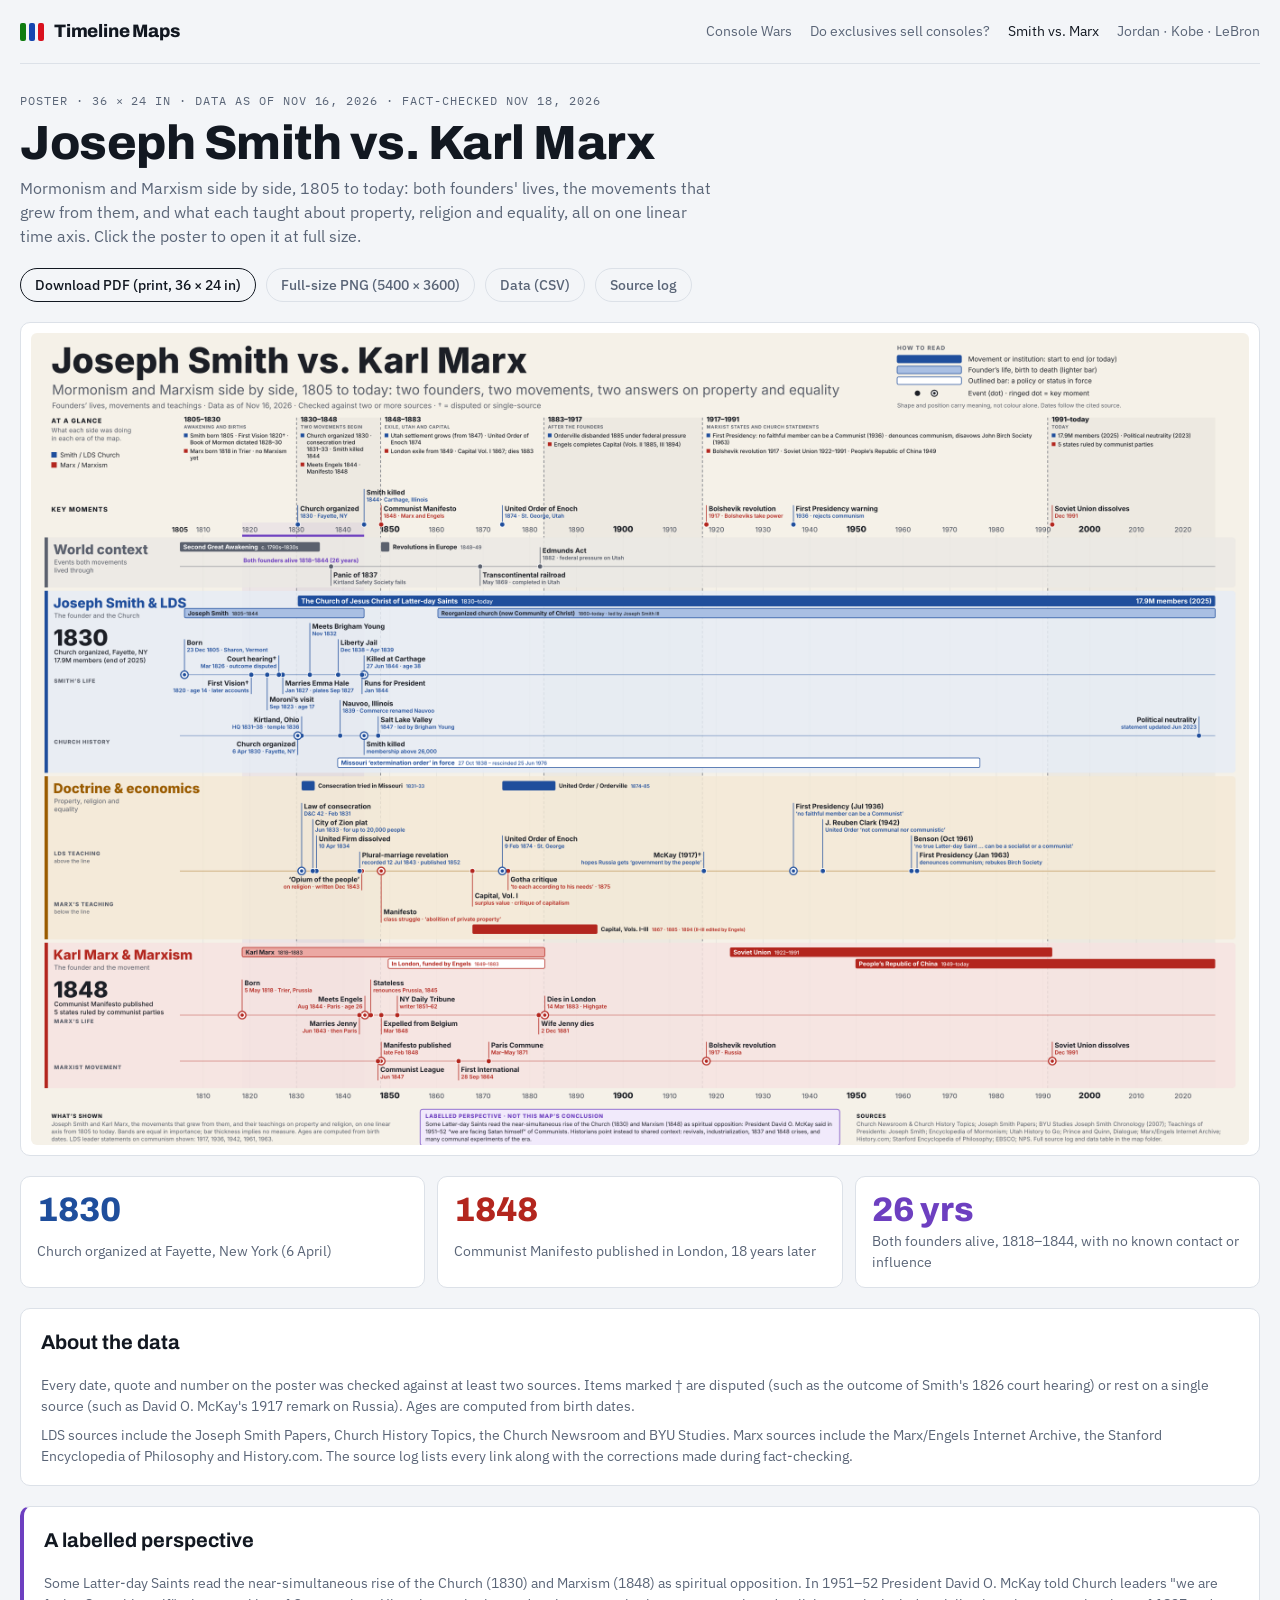
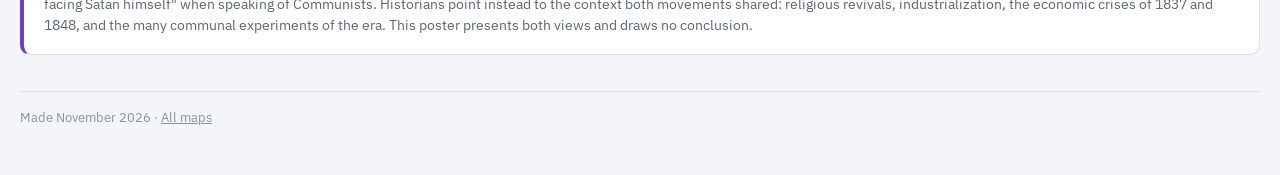
<file: marxism-mormonism/index.html>
<!doctype html>
<html lang="en">
<head>
<meta charset="utf-8">
<meta name="viewport" content="width=device-width, initial-scale=1, viewport-fit=cover">
<title>Joseph Smith vs. Karl Marx</title>
<meta name="description" content="Mormonism and Marxism side by side, 1805 to today: two founders, two movements and their teachings on property and religion.">
<link rel="stylesheet" href="https://fonts.googleapis.com/css2?family=Archivo:wght@500;700;800&family=IBM+Plex+Sans:wght@400;500;600&family=IBM+Plex+Mono:wght@400;500&display=swap">
<link rel="stylesheet" href="../assets/site.css">
<style>
:root { --lds: #1F4E9C; --marx: #B3261E; --doc: #9A5B00; --both: #6D3FC0 }
@media (prefers-color-scheme: dark) { :root { --lds: #7EA4E8; --marx: #F07C74; --doc: #E0A445; --both: #B497F0 } }
.poster { padding: 10px; overflow-x: auto }
.poster a { display: block; min-width: 900px }
.poster img { display: block; width: 100%; height: auto; border-radius: 6px }
.actions { display: flex; flex-wrap: wrap; gap: 10px }
.facts { display: grid; grid-template-columns: repeat(auto-fit, minmax(min(100%, 240px), 1fr)); gap: 12px }
.fact { padding: 14px 16px; display: grid; gap: 2px }
.fact .n { font-family: var(--display); font-weight: 800; font-size: 34px; line-height: 1.1; font-variant-numeric: tabular-nums }
.fact .l { color: var(--muted); font-size: 14px }
.notes { padding: 18px 20px; color: var(--muted); font-size: 14px; display: grid; gap: 8px }
.notes p { margin: 0 }
.perspective { border-left: 4px solid var(--both) }
</style>
</head>
<body>
<header class="topbar">
  <a class="brand" href="../"><i aria-hidden="true"><b style="background:var(--xbox)"></b><b style="background:var(--ps)"></b><b style="background:var(--nin)"></b></i>Timeline Maps</a>
  <nav aria-label="Maps"><a href="../console-wars/">Console Wars</a><a href="../do-exclusives-sell-consoles/">Do exclusives sell consoles?</a><a href="./" aria-current="page">Smith vs. Marx</a><a href="../nba-career-comparison/">Jordan · Kobe · LeBron</a></nav>
</header>
<main class="wrap">
  <header style="display:grid;gap:8px">
    <div class="eyebrow">Poster · 36 × 24 in · data as of Nov 16, 2026 · fact-checked Nov 18, 2026</div>
    <h1>Joseph Smith vs. Karl Marx</h1>
    <p class="lede">Mormonism and Marxism side by side, 1805 to today: both founders' lives, the movements that grew from them, and what each taught about property, religion and equality, all on one linear time axis. Click the poster to open it at full size.</p>
  </header>
  <div class="actions">
    <a class="btn" href="marxism-mormonism-map_v3.pdf">Download PDF (print, 36 × 24 in)</a>
    <a class="btn quiet" href="marxism-mormonism-map_v3.png">Full-size PNG (5400 × 3600)</a>
    <a class="btn quiet" href="marxism-mormonism-data_v3.csv">Data (CSV)</a>
    <a class="btn quiet" href="marxism-mormonism-sources_v3.md">Source log</a>
  </div>
  <div class="panel poster"><a href="marxism-mormonism-map_v3.png"><img src="poster-web.png" alt="Timeline poster comparing Joseph Smith and the Church of Jesus Christ of Latter-day Saints with Karl Marx and Marxism from 1805 to today, in four bands: world context, Smith and LDS history, doctrine and economics, and Marx and the Marxist movement" width="2700" height="1800"></a></div>
  <section class="facts" aria-label="Key numbers">
    <div class="panel fact"><span class="n" style="color:var(--lds)">1830</span><span class="l">Church organized at Fayette, New York (6 April)</span></div>
    <div class="panel fact"><span class="n" style="color:var(--marx)">1848</span><span class="l">Communist Manifesto published in London, 18 years later</span></div>
    <div class="panel fact"><span class="n" style="color:var(--both)">26 yrs</span><span class="l">Both founders alive, 1818–1844, with no known contact or influence</span></div>
  </section>
  <section class="panel notes">
    <h2 style="color:var(--ink)">About the data</h2>
    <p>Every date, quote and number on the poster was checked against at least two sources. Items marked † are disputed (such as the outcome of Smith's 1826 court hearing) or rest on a single source (such as David O. McKay's 1917 remark on Russia). Ages are computed from birth dates.</p>
    <p>LDS sources include the Joseph Smith Papers, Church History Topics, the Church Newsroom and BYU Studies. Marx sources include the Marx/Engels Internet Archive, the Stanford Encyclopedia of Philosophy and History.com. The source log lists every link along with the corrections made during fact-checking.</p>
  </section>
  <section class="panel notes perspective">
    <h2 style="color:var(--ink)">A labelled perspective</h2>
    <p>Some Latter-day Saints read the near-simultaneous rise of the Church (1830) and Marxism (1848) as spiritual opposition. In 1951–52 President David O. McKay told Church leaders "we are facing Satan himself" when speaking of Communists. Historians point instead to the context both movements shared: religious revivals, industrialization, the economic crises of 1837 and 1848, and the many communal experiments of the era. This poster presents both views and draws no conclusion.</p>
  </section>
</main>
<footer class="site">Made November 2026 · <a href="../">All maps</a></footer>
</body>
</html>
</file>
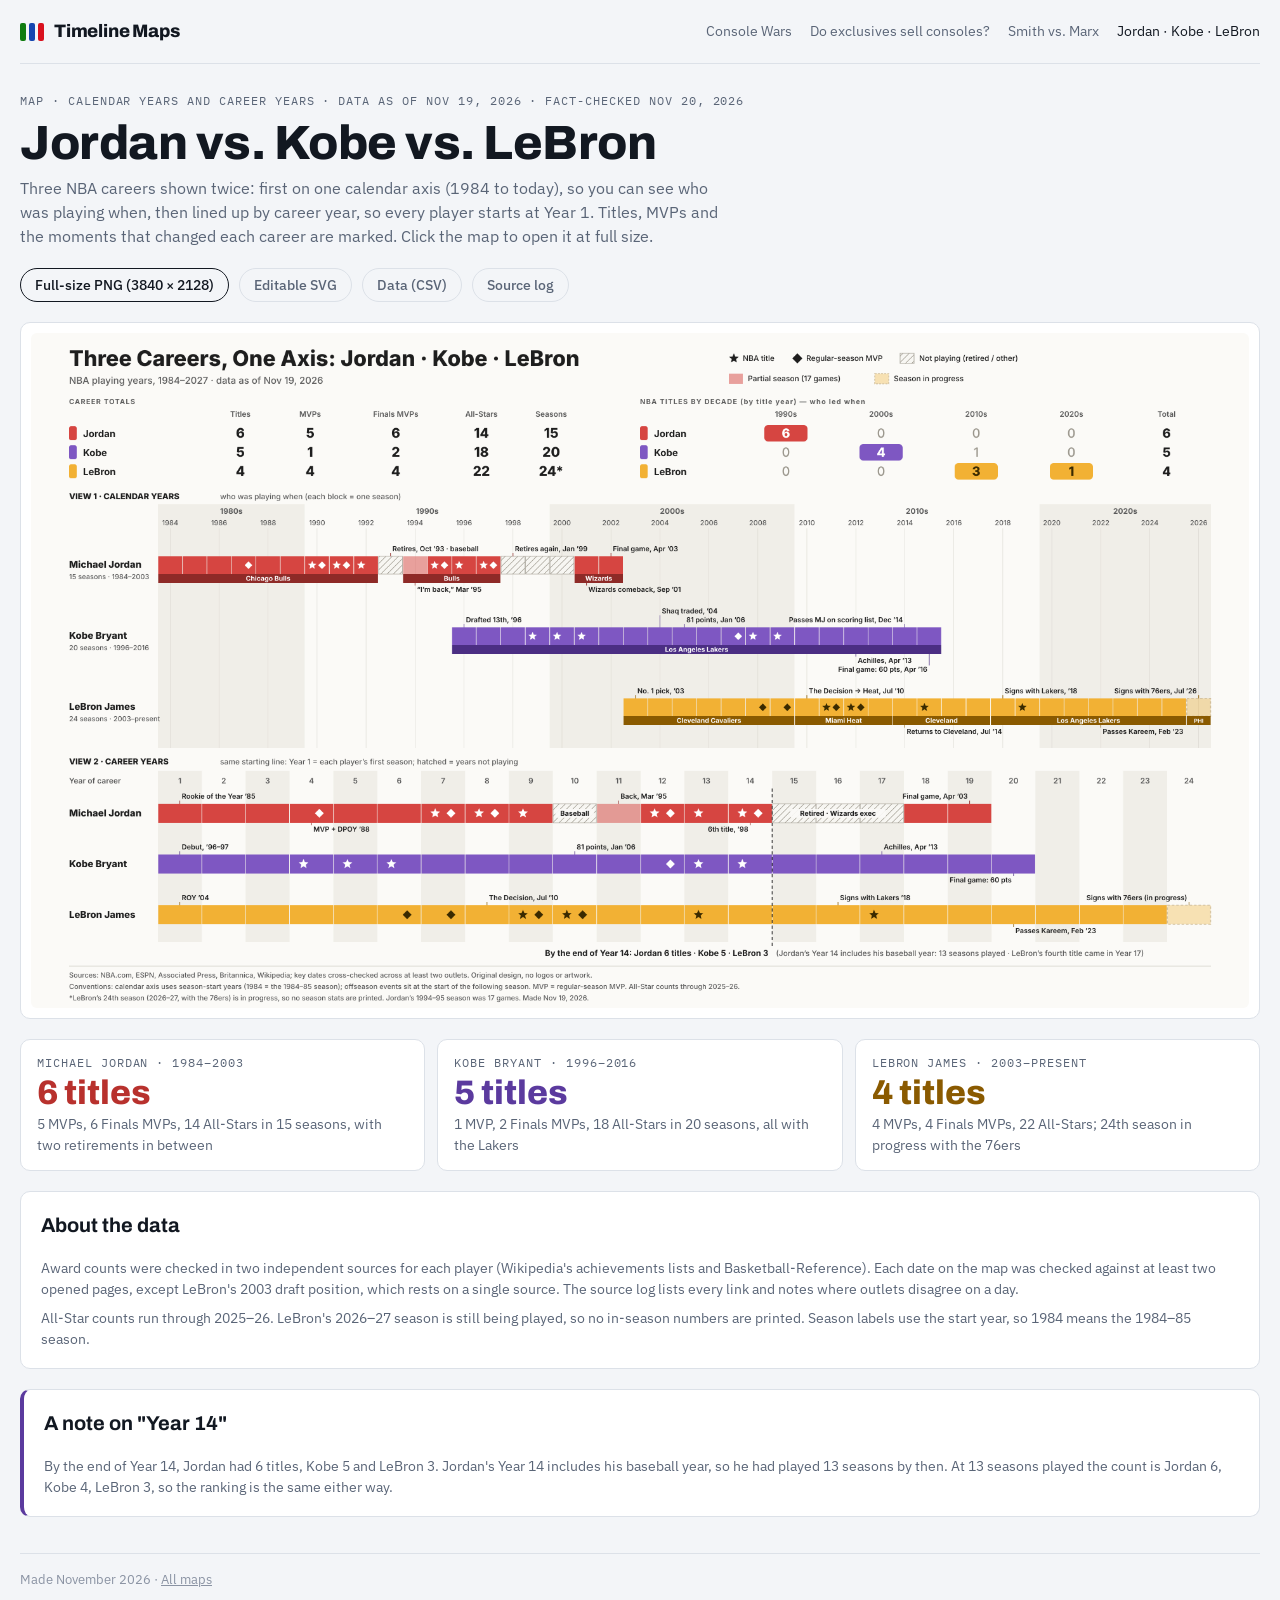
<file: nba-career-comparison/index.html>
<!doctype html>
<html lang="en">
<head>
<meta charset="utf-8">
<meta name="viewport" content="width=device-width, initial-scale=1, viewport-fit=cover">
<title>Jordan vs. Kobe vs. LeBron</title>
<meta name="description" content="Three NBA careers on one calendar axis and lined up by career year: titles, MVPs and key moments for Michael Jordan, Kobe Bryant and LeBron James.">
<link rel="stylesheet" href="https://fonts.googleapis.com/css2?family=Archivo:wght@500;700;800&family=IBM+Plex+Sans:wght@400;500;600&family=IBM+Plex+Mono:wght@400;500&display=swap">
<link rel="stylesheet" href="../assets/site.css">
<style>
:root { --mj: #B8312D; --kobe: #5B3A9E; --lbj: #8A5A00 }
@media (prefers-color-scheme: dark) { :root { --mj: #F07C74; --kobe: #B497F0; --lbj: #F2B134 } }
.poster { padding: 10px; overflow-x: auto }
.poster a { display: block; min-width: 900px }
.poster img { display: block; width: 100%; height: auto; border-radius: 6px }
.actions { display: flex; flex-wrap: wrap; gap: 10px }
.facts { display: grid; grid-template-columns: repeat(auto-fit, minmax(min(100%, 240px), 1fr)); gap: 12px }
.fact { padding: 14px 16px; display: grid; gap: 2px }
.fact .n { font-family: var(--display); font-weight: 800; font-size: 34px; line-height: 1.1; font-variant-numeric: tabular-nums }
.fact .who { font-family: var(--mono); font-size: 12px; letter-spacing: .08em; text-transform: uppercase; color: var(--muted) }
.fact .l { color: var(--muted); font-size: 14px }
.notes { padding: 18px 20px; color: var(--muted); font-size: 14px; display: grid; gap: 8px }
.notes p { margin: 0 }
.caveat { border-left: 4px solid var(--kobe) }
</style>
</head>
<body>
<header class="topbar">
  <a class="brand" href="../"><i aria-hidden="true"><b style="background:var(--xbox)"></b><b style="background:var(--ps)"></b><b style="background:var(--nin)"></b></i>Timeline Maps</a>
  <nav aria-label="Maps"><a href="../console-wars/">Console Wars</a><a href="../do-exclusives-sell-consoles/">Do exclusives sell consoles?</a><a href="../marxism-mormonism/">Smith vs. Marx</a><a href="./" aria-current="page">Jordan · Kobe · LeBron</a></nav>
</header>
<main class="wrap">
  <header style="display:grid;gap:8px">
    <div class="eyebrow">Map · calendar years and career years · data as of Nov 19, 2026 · fact-checked Nov 20, 2026</div>
    <h1>Jordan vs. Kobe vs. LeBron</h1>
    <p class="lede">Three NBA careers shown twice: first on one calendar axis (1984 to today), so you can see who was playing when, then lined up by career year, so every player starts at Year 1. Titles, MVPs and the moments that changed each career are marked. Click the map to open it at full size.</p>
  </header>
  <div class="actions">
    <a class="btn" href="nba-career-comparison_v2.png">Full-size PNG (3840 × 2128)</a>
    <a class="btn quiet" href="nba-career-comparison_v2.svg">Editable SVG</a>
    <a class="btn quiet" href="nba-career-comparison-data_v2.csv">Data (CSV)</a>
    <a class="btn quiet" href="nba-career-comparison-sources_v2.md">Source log</a>
  </div>
  <div class="panel poster"><a href="nba-career-comparison_v2.png"><img src="map-web.png" alt="Two-part timeline of the NBA careers of Michael Jordan, Kobe Bryant and LeBron James. The top view places each season on a shared calendar axis from 1984 to 2026, marking titles and MVPs. The bottom view lines the careers up by career year, with Jordan's retirement years hatched. Jordan won 6 titles, Kobe 5 and LeBron 4." width="1920" height="1064"></a></div>
  <section class="facts" aria-label="Career totals">
    <div class="panel fact"><span class="who">Michael Jordan · 1984–2003</span><span class="n" style="color:var(--mj)">6 titles</span><span class="l">5 MVPs, 6 Finals MVPs, 14 All-Stars in 15 seasons, with two retirements in between</span></div>
    <div class="panel fact"><span class="who">Kobe Bryant · 1996–2016</span><span class="n" style="color:var(--kobe)">5 titles</span><span class="l">1 MVP, 2 Finals MVPs, 18 All-Stars in 20 seasons, all with the Lakers</span></div>
    <div class="panel fact"><span class="who">LeBron James · 2003–present</span><span class="n" style="color:var(--lbj)">4 titles</span><span class="l">4 MVPs, 4 Finals MVPs, 22 All-Stars; 24th season in progress with the 76ers</span></div>
  </section>
  <section class="panel notes">
    <h2 style="color:var(--ink)">About the data</h2>
    <p>Award counts were checked in two independent sources for each player (Wikipedia's achievements lists and Basketball-Reference). Each date on the map was checked against at least two opened pages, except LeBron's 2003 draft position, which rests on a single source. The source log lists every link and notes where outlets disagree on a day.</p>
    <p>All-Star counts run through 2025–26. LeBron's 2026–27 season is still being played, so no in-season numbers are printed. Season labels use the start year, so 1984 means the 1984–85 season.</p>
  </section>
  <section class="panel notes caveat">
    <h2 style="color:var(--ink)">A note on "Year 14"</h2>
    <p>By the end of Year 14, Jordan had 6 titles, Kobe 5 and LeBron 3. Jordan's Year 14 includes his baseball year, so he had played 13 seasons by then. At 13 seasons played the count is Jordan 6, Kobe 4, LeBron 3, so the ranking is the same either way.</p>
  </section>
</main>
<footer class="site">Made November 2026 · <a href="../">All maps</a></footer>
</body>
</html>
</file>
<file: assets/site.css>
/* Timeline Maps: shared site styles. Layout: narrow top bar, content column up to 1240px. */
:root {
  --bg: #F3F5F8; --panel: #FFFFFF; --ink: #121821; --muted: #5A6577; --faint: #8A93A3;
  --rule: #DCE1E8; --grid: #E8ECF1; --accent: #2B3A55;
  --xbox: #107C10; --ps: #1546B0; --nin: #D9111E;
  --display: "Archivo", "Helvetica Neue", Arial, sans-serif;
  --body: "IBM Plex Sans", "Helvetica Neue", Arial, sans-serif;
  --mono: "IBM Plex Mono", ui-monospace, Menlo, monospace;
  color-scheme: light;
}
@media (prefers-color-scheme: dark) { :root {
  --bg: #0E1219; --panel: #161C26; --ink: #E9EDF3; --muted: #A2ACBB; --faint: #6F7A8B;
  --rule: #2A3341; --grid: #212936; --accent: #C9D4E6;
  --xbox: #3FB83F; --ps: #6B98FF; --nin: #FF5A64; color-scheme: dark } }
* { box-sizing: border-box }
html, body { margin: 0 }
body { background: var(--bg); color: var(--ink); font-family: var(--body); font-size: 15px; line-height: 1.5;
  padding-left: max(16px, env(safe-area-inset-left, 0px)); padding-right: max(16px, env(safe-area-inset-right, 0px)); padding-block: 0 48px }
a { color: inherit }
.topbar { max-width: 1240px; margin: 0 auto; display: flex; align-items: center; justify-content: space-between; gap: 16px; padding-block: 18px; border-bottom: 1px solid var(--rule); margin-bottom: 28px }
.brand { font-family: var(--display); font-weight: 800; font-size: 18px; text-decoration: none; letter-spacing: -.01em; display: inline-flex; align-items: center; gap: 10px }
.brand i { display: inline-flex; gap: 3px }
.brand i b { width: 6px; height: 18px; border-radius: 2px; display: block }
.topbar nav { display: flex; gap: 18px; font-size: 14px; flex-wrap: wrap }
.topbar nav a { text-decoration: none; color: var(--muted) }
.topbar nav a[aria-current="page"], .topbar nav a:hover { color: var(--ink) }
.wrap { max-width: 1240px; margin: 0 auto; display: grid; gap: 20px }
.eyebrow { font-family: var(--mono); font-size: 12px; letter-spacing: .08em; text-transform: uppercase; color: var(--muted) }
h1 { font-family: var(--display); font-weight: 800; font-size: clamp(30px, 5vw, 48px); line-height: 1.05; margin: 0; letter-spacing: -.01em; text-wrap: balance }
h2 { font-family: var(--display); font-weight: 700; font-size: 20px; margin: 0 0 10px }
.lede { color: var(--muted); max-width: 70ch; margin: 0; font-size: 16px }
.panel { background: var(--panel); border: 1px solid var(--rule); border-radius: 10px }
.btn { display: inline-flex; align-items: center; gap: 8px; font: 500 14px var(--body); color: var(--ink); text-decoration: none; border: 1px solid var(--ink); border-radius: 999px; padding: 7px 14px }
.btn.quiet { border-color: var(--rule); color: var(--muted) }
.btn:hover { background: var(--grid) }
:focus-visible { outline: 2px solid var(--accent); outline-offset: 2px }
footer.site { max-width: 1240px; margin: 36px auto 0; padding-top: 16px; border-top: 1px solid var(--rule); color: var(--faint); font-size: 13px }
</file>
